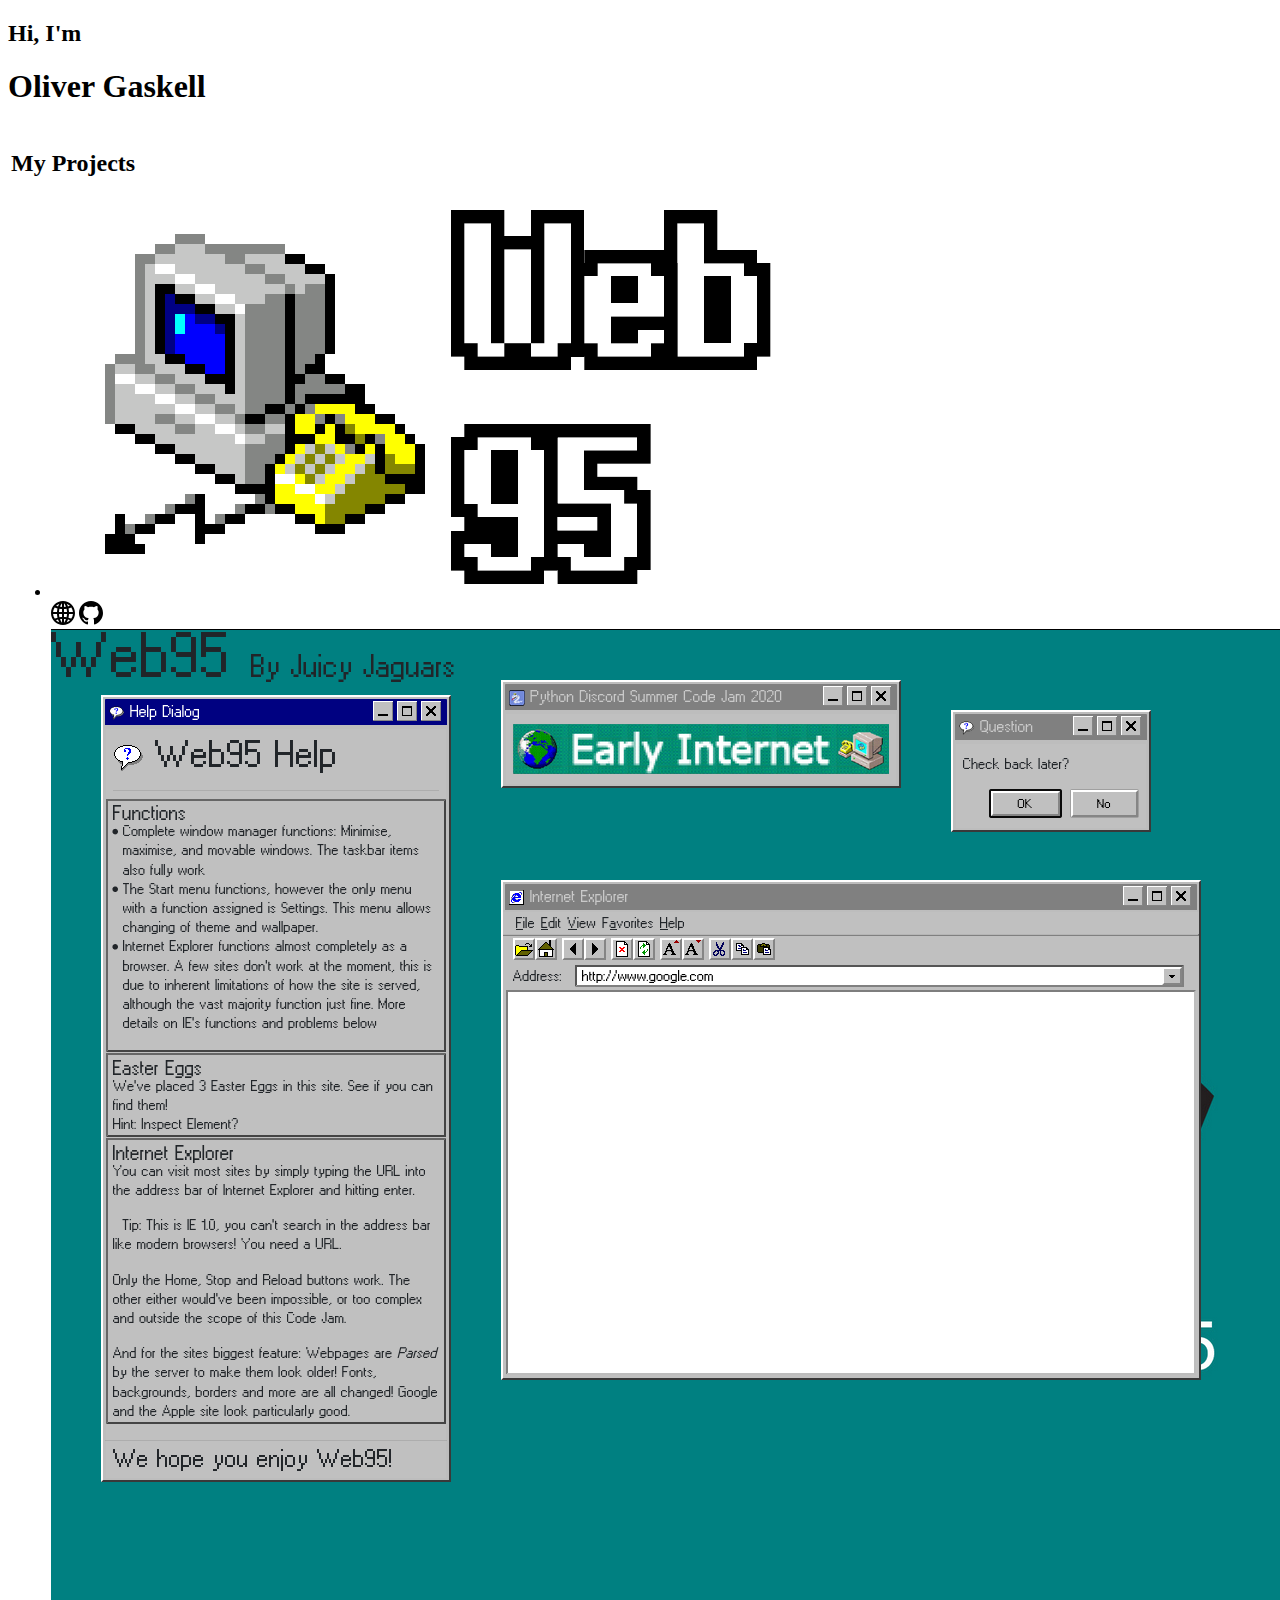
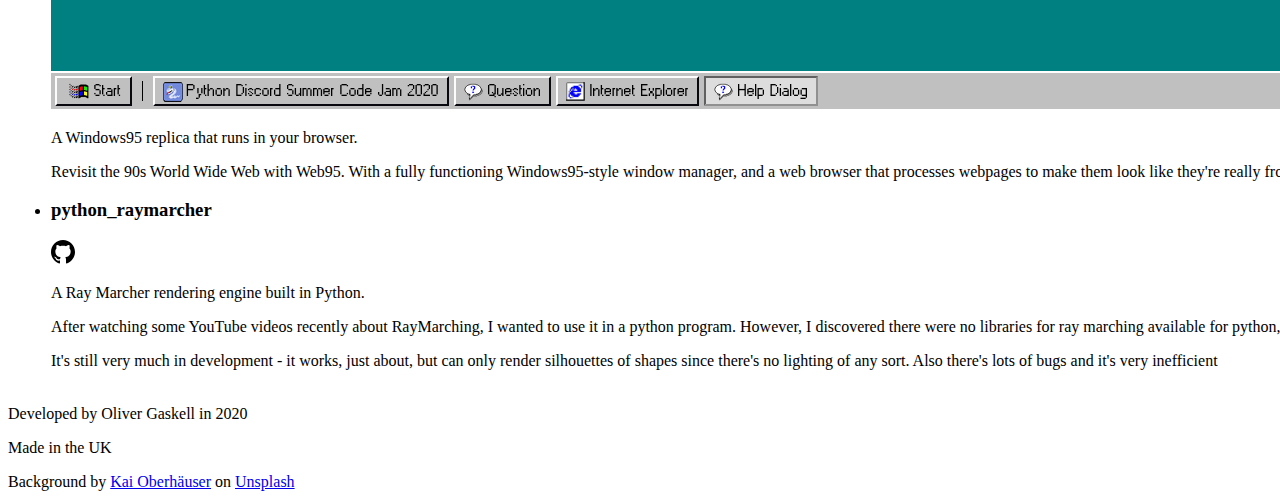
<file: index.html>
<!DOCTYPE html>

<html>
    <head>
        <link rel="stylesheet" type="text/css" href="main.css">

        <title>Oliver Gaskell's Site</title>
    </head>

    <body>
        <div class="content-tile">
            <h2 class="pre-title">Hi, I'm</h2>
            <h1 class="main-title">Oliver Gaskell</h1>
        </div>
        <!-- <hr class="title-underline"> -->


        <table class="main-content-table">
            <tr class="main-content-row">
                <td class="main-content-section">
                    <div class="content-tile" style="float:left">
                        <h2 class="section-title">My Projects</h2>

                        <ul class="tile-grid">
                            <li class="tile-container">
                                <div class="tile">
                                    <img class="tile-logo" src="images/web95logo.png">

                                    <div class="tile-links">
                                        <a class="tile-link" href="http://web95.gaskell.tech"><img src="images/website.svg"></a>
                                        <a class="tile-link" href="https://github.com/juicy-jaguars/summer-code-jam-2020"><img src="images/github2.svg"></a>
                                    </div>

                                    <img class="tile-demo" src="images/web95.png">

                                    <p>A Windows95 replica that runs in your browser.</p>
                                    <p>Revisit the 90s World Wide Web with Web95. With a fully functioning Windows95-style window manager, and a web browser that processes webpages to make them look like they're really from '95, Web95 will take you back.</p>
                                </div>
                            </li>

                            <li class="tile-container">
                                <div class="tile">
                                    <h3>python_raymarcher</h3>

                                    <div class="tile-links">
                                        <!-- <a class="tile-link" href="http://web95.gaskell.tech"><img src="images/website.svg"></a> -->
                                        <a class="tile-link" href="https://github.com/ogaskell/python-raymarcher"><img src="images/github2.svg"></a>
                                    </div>

                                    <p>A Ray Marcher rendering engine built in Python.</p>
                                    <p>After watching some YouTube videos recently about RayMarching, I wanted to use it in a python program. However, I discovered there were no libraries for ray marching available for python, so I decided to write this!</p>
                                    <p>It's still very much in development - it works, just about, but can only render silhouettes of shapes since there's no lighting of any sort. Also there's lots of bugs and it's very inefficient</p>
                                </div>
                            </li>
                        </ul>
                    </div>
                </td>

                <td id="links" class="main-content-section">
                    <div class="content-tile">
                        <h2 class="section-title">Links</h2>

                        <table id="links-table">
                            <tr>
                                <td><img src="images/twitter.svg"></td>
                                <td><a href="https://twitter.com/ogaskell04">Twitter</a></td>
                            </tr>

                            <tr>
                                <td><img src="images/github.svg"></td>
                                <td><a href="https://github.com/ogaskell">GitHub</a></td>
                            </tr>
                        </table>
                    </div>
                </td>
            </tr>
        </table>

        <div class="page-footer content-tile">
            <p>Developed by Oliver Gaskell in 2020</p>
            <p>Made in the UK</p>
            <span>Background by <a href="https://unsplash.com/@memoryonsounds?utm_source=unsplash&amp;utm_medium=referral&amp;utm_content=creditCopyText">Kai Oberh&auml;user</a> on <a href="https://unsplash.com/?utm_source=unsplash&amp;utm_medium=referral&amp;utm_content=creditCopyText">Unsplash</a></span>
        </div>
    </body>
</html>
</file>
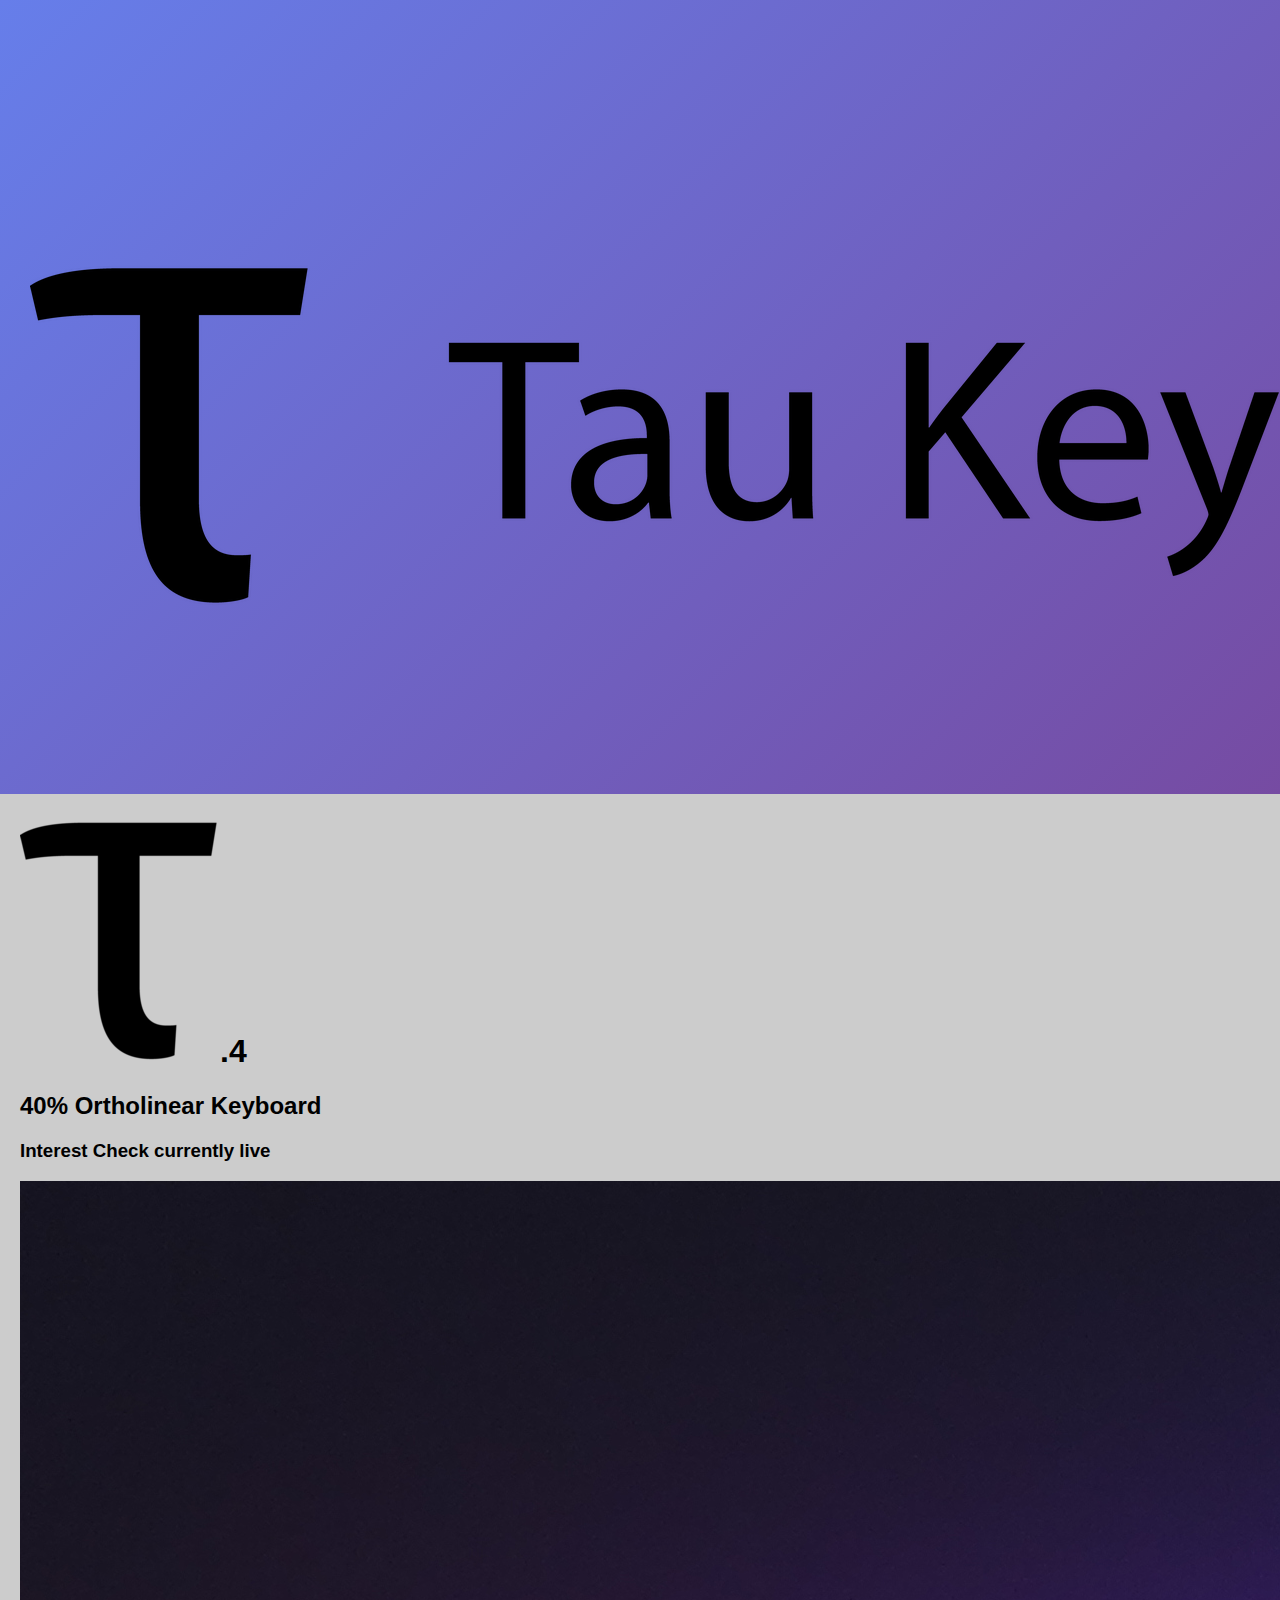
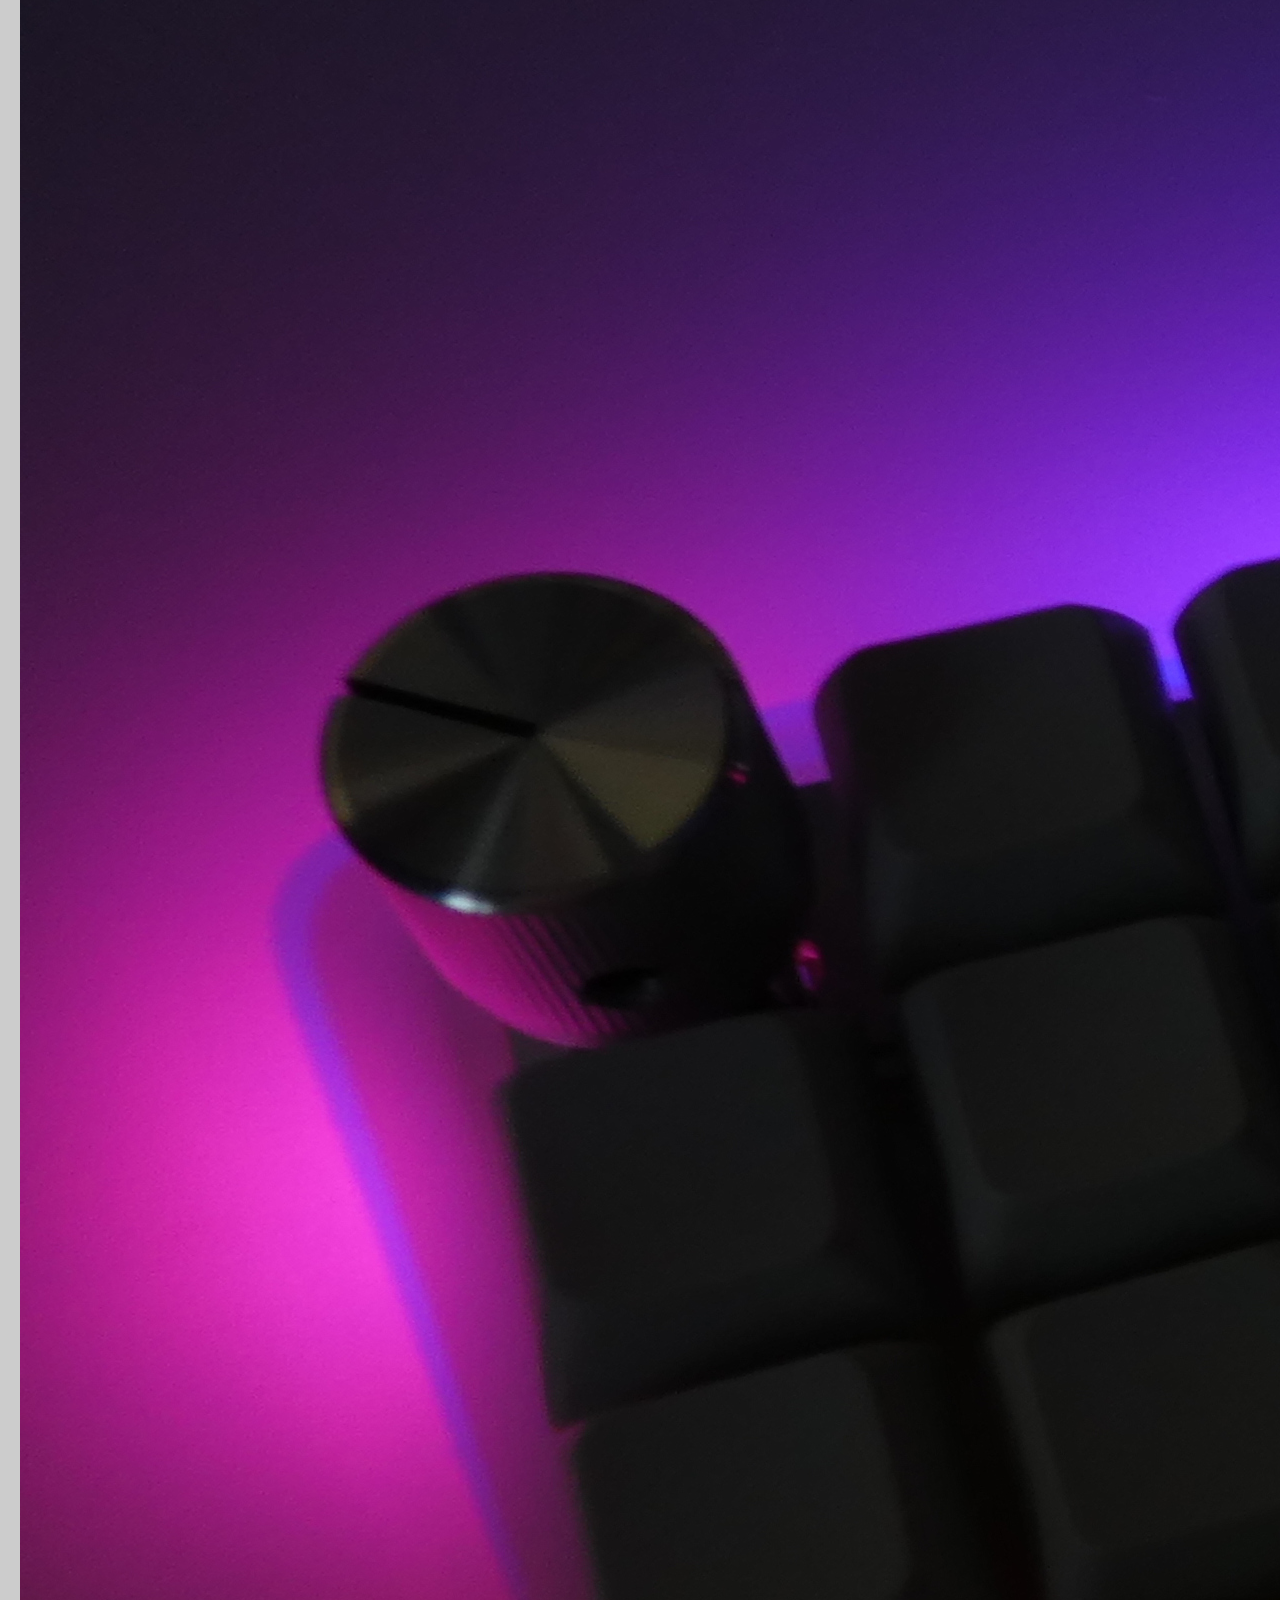
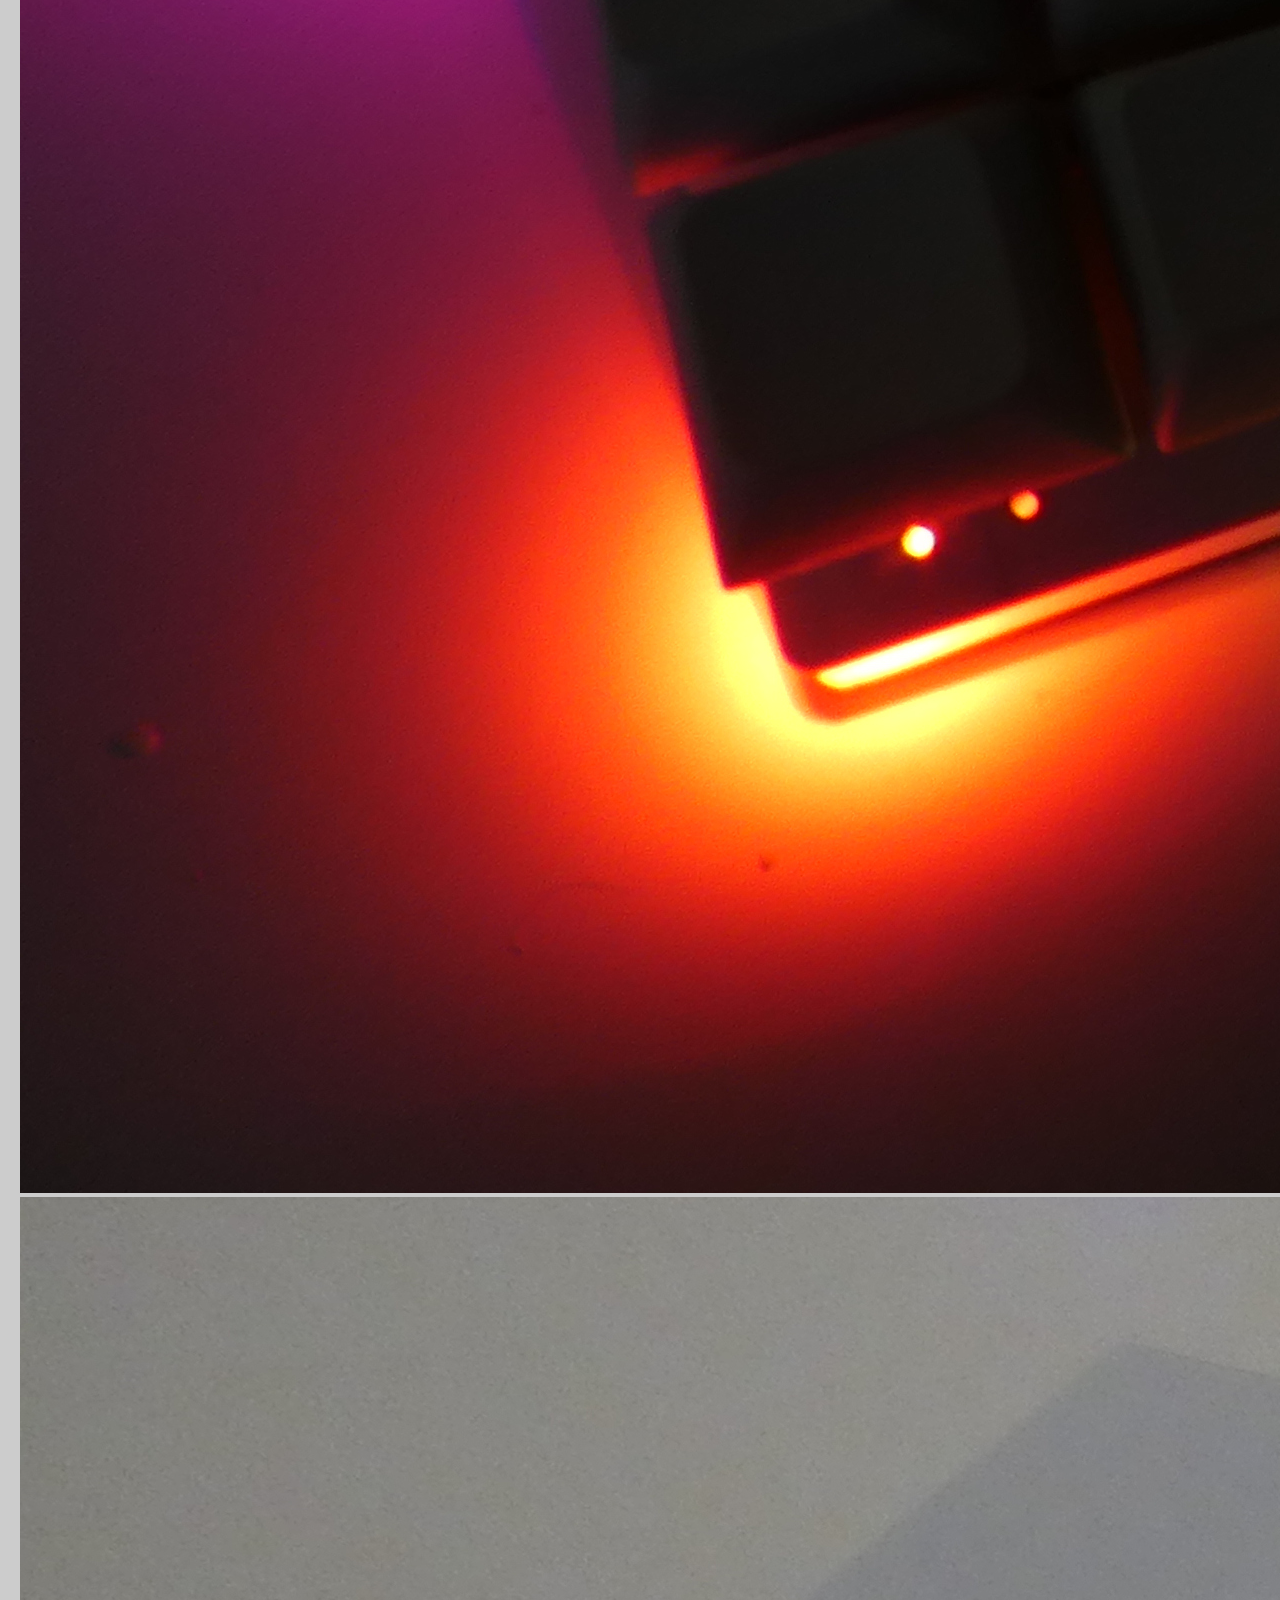
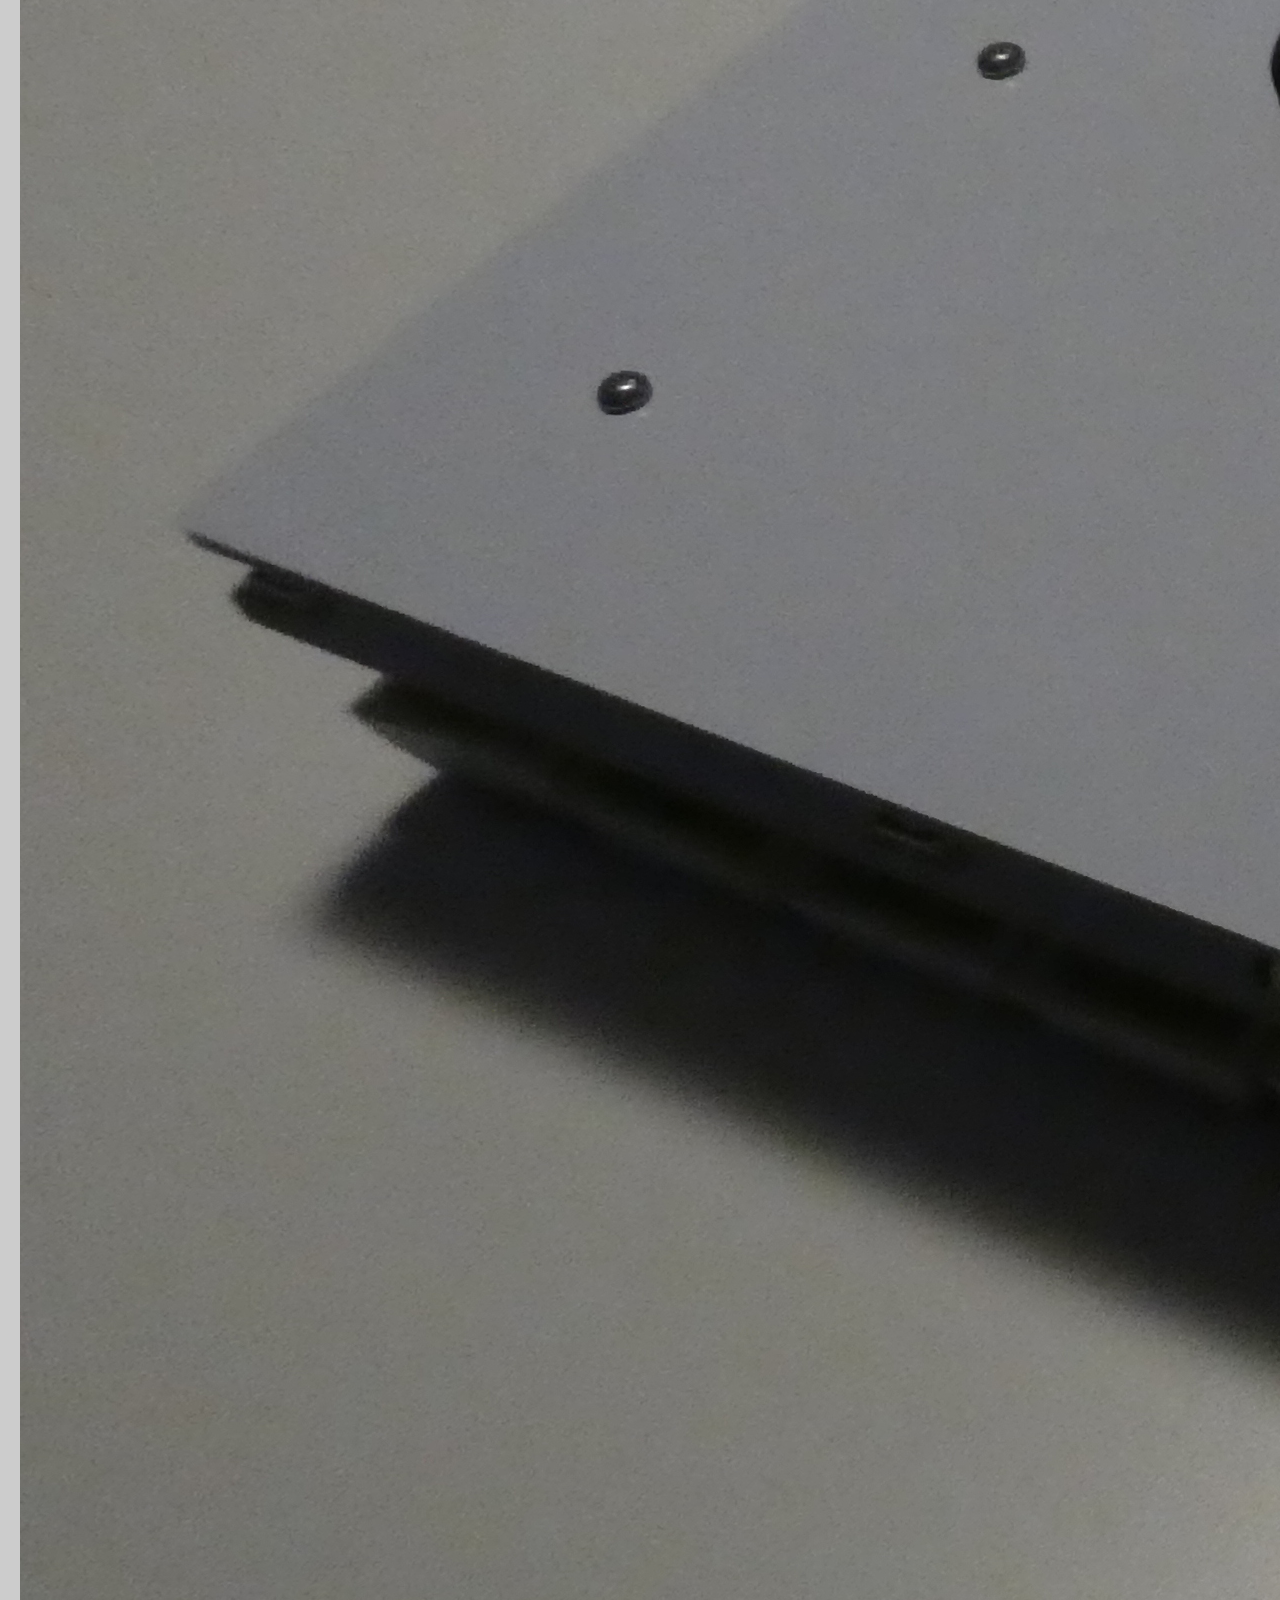
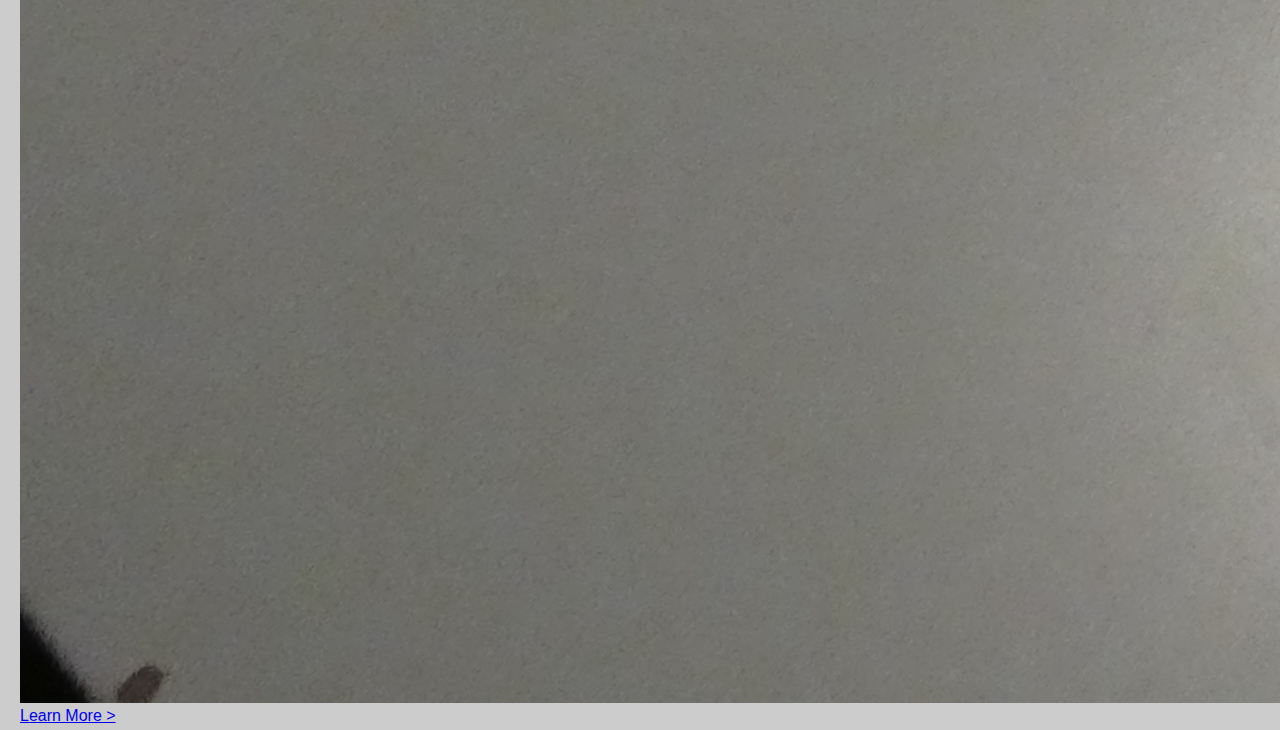
<file: tau/index.html>
<!DOCTYPE html>

<html>
    <head>
        <title>Tau Keyboards | Home</title>
        <link rel="stylesheet" type="text/css" href="main.css">
        <link rel="shortcut icon" href="images/TauLogo.png">

        <meta charset="utf-8">
    </head>

    <body>
        <div class="header">
            <!-- <h1 class="tau">τ</h1>
            <h1>Tau Keyboards</h1> -->

            <img class="headerlogo" src="images/textlogo.png">
        </div>

        <div class="content">
            <div class="tile" id="tau4">
                <h1 class="tile-header"><img class="tauchar" src="images/TauLogo.png">.4</h1>
                <h2 class="tile-header-right">40% Ortholinear Keyboard</h2>
                <h3 class="tile-subheader">Interest Check currently live</h3>

                <div class="tile-gallery">
                    <div class="tile-gallery-container">
                        <img src="images/tau4.jpg">
                        <img src="images/tau4back.jpg">
                    </div>
                </div>

                <div class="tile-footer">
                    <a class="learn-more" href="four.html">Learn More ></a>
                </div>
            </div>
        </div>
    </body>
</html>
</file>
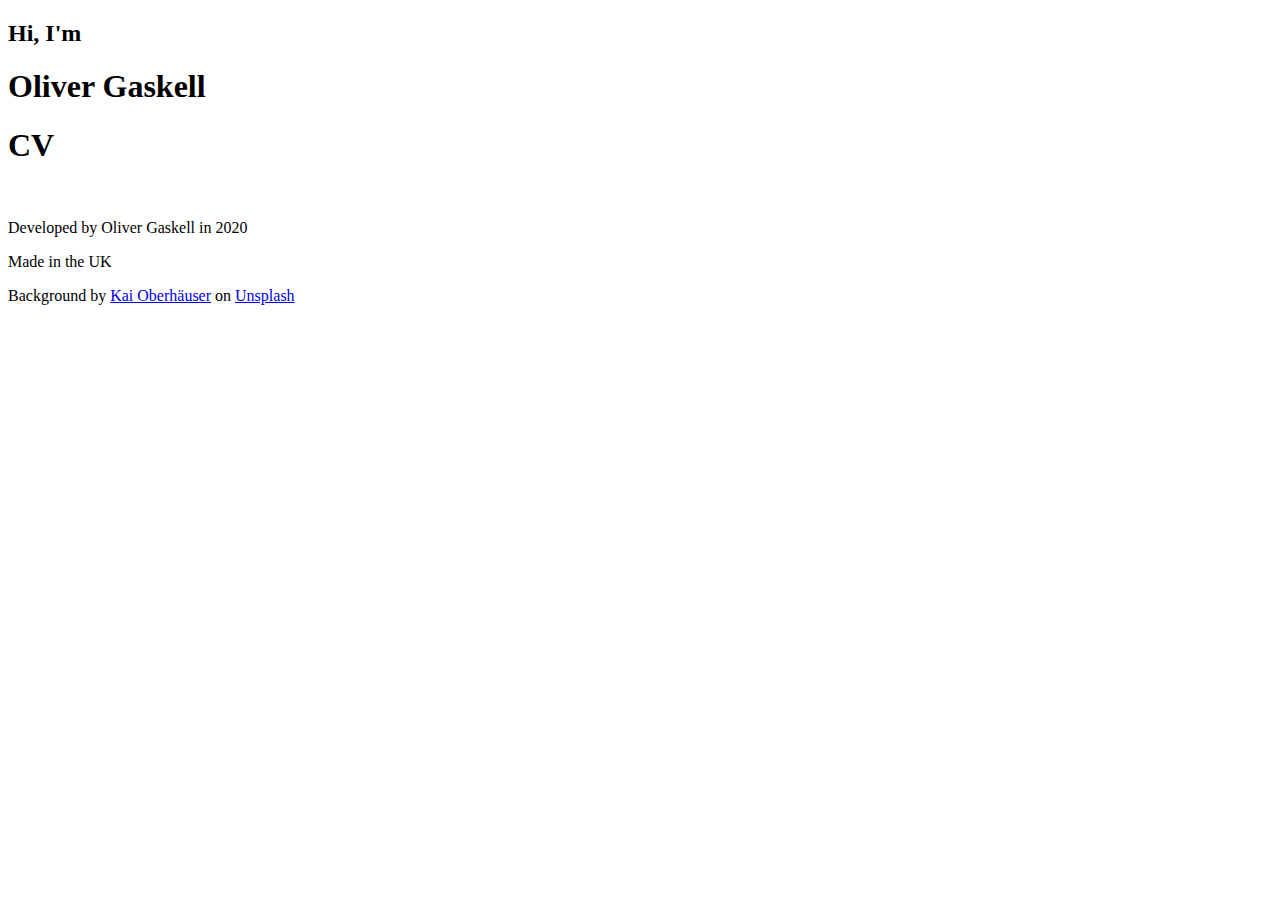
<file: cv.html>
<!DOCTYPE html>

<html>
    <head>
        <link rel="stylesheet" type="text/css" href="main.css">

        <title>Oliver Gaskell's Site</title>
    </head>

    <body>
        <div class="content-tile content-row main-title-tile" style="width: calc(90% - 100px);">
            <div class="main-title-tile-child">
                <h2 class="pre-title">Hi, I'm</h2>
                <h1 class="main-title">Oliver Gaskell</h1>
            </div>
        </div>
        <div class="content-tile content-row main-title-tile" style="width: 10%;">
            <div class="main-title-tile-child">
                <h1 class="subtitle">CV</h1>
            </div>
        </div>
        <!-- <hr class="title-underline"> -->
        <br class="content-row-break">

        <!-- Content -->

        <div class="page-footer content-tile">
            <p>Developed by Oliver Gaskell in 2020</p>
            <p>Made in the UK</p>
            <span>Background by <a href="https://unsplash.com/@memoryonsounds?utm_source=unsplash&amp;utm_medium=referral&amp;utm_content=creditCopyText">Kai Oberh&auml;user</a> on <a href="https://unsplash.com/?utm_source=unsplash&amp;utm_medium=referral&amp;utm_content=creditCopyText">Unsplash</a></span>
        </div>
    </body>
</html>
</file>
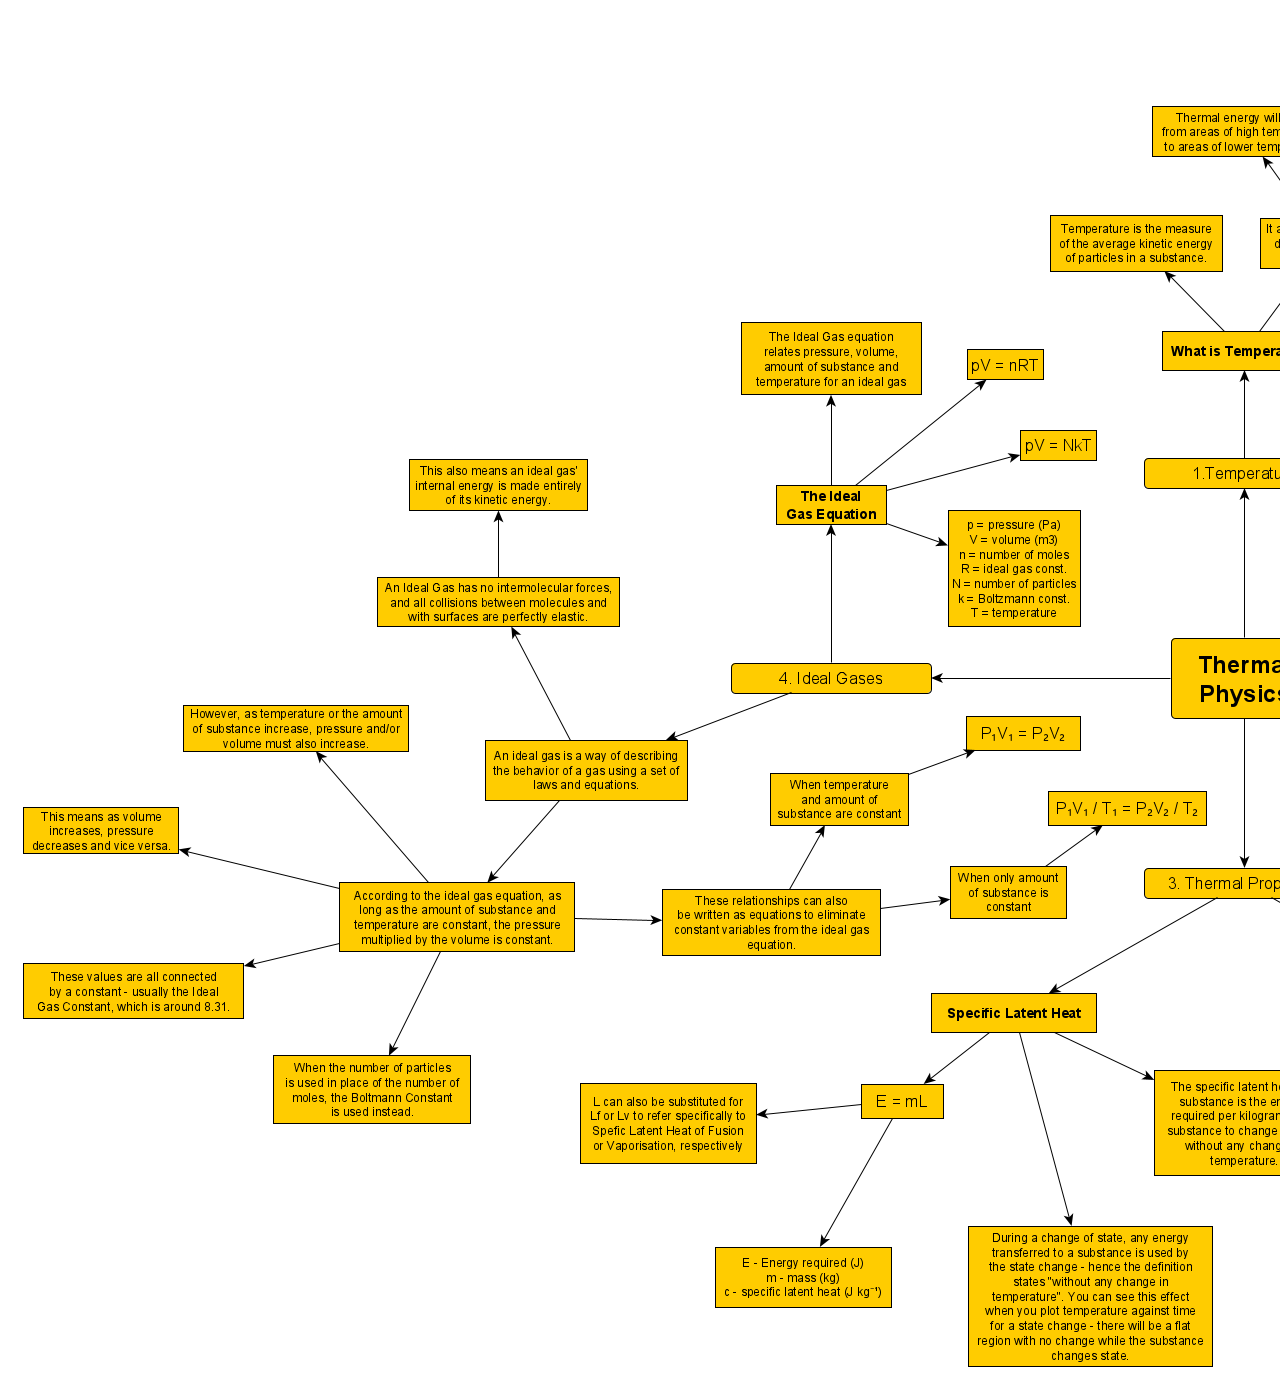
<file: physics51mindmap.html>
<!DOCTYPE html>
<html>
<head><title>Thermal Physics Homework</title>
<style type="text/css">
.tooltip {
  font-size:10pt;
  background-color:#FFFFCC;
  border:1px solid black;
  padding:2px
}
</style>
<style type="text/css">
.tooltip {
  position:absolute;
  display:none
}
</style>
</head>
<body>

<script type="text/javascript">
tooltip = null;
document.onmousemove = updateTooltip;
function updateTooltip(e) {
try {
if (document.all) {
if (document.documentElement && document.documentElement.scrollTop) { // Explorer 6 Strict
x = document.documentElement.scrollLeft + window.event.x;
y = document.documentElement.scrollTop + window.event.y;
}
else { // all other Explorers
x = document.body.scrollLeft + window.event.x;
y = document.body.scrollTop + window.event.y;
}
}
else {
x = e.pageX;
y = e.pageY;
}
if (tooltip != null) {
o = 20;
var sx, sy;
if (self.pageYOffset) { // all except Explorer
sx = self.pageXOffset;
sy = self.pageYOffset;
}
else if (document.documentElement && document.documentElement.scrollTop) { // Explorer 6 Strict
sx = document.documentElement.scrollLeft;
sy = document.documentElement.scrollTop;
}
else if (document.body) { // all other Explorers
sx = document.body.scrollLeft;
sy = document.body.scrollTop;
}
t = y + o + tooltip.offsetHeight;
w = sy + document.body.clientHeight;
if (t > w) {
y = y - o - tooltip.offsetHeight;
}
else {
y = y + o;
}
t = x + o + tooltip.offsetWidth;
w = sx + document.body.clientWidth;
if (t > w) {
x = x - o - tooltip.offsetWidth;
}
else {
x = x + o;
}
if ((tooltip.style.top == '' || tooltip.style.top == 0) && (tooltip.style.left == '' || tooltip.style.left == 0))
{
tooltip.style.width = tooltip.offsetWidth + 'px';
tooltip.style.height = tooltip.offsetHeight + 'px';
}
tooltip.style.left = x + "px";
tooltip.style.top = y + "px";
}
} catch (error) { error = null; }
}
function showTooltip(id) {
try {
tooltip = document.getElementById(id);
tooltip.style.display = "block";
} catch (error) { error = null; }
}
function hideTooltip() {
try {
tooltip.style.display = "none";
} catch (error) { error = null; }
}
</script>

<div class="tooltip" id="n0">Thermal<br>Physics</div>
<div class="tooltip" id="n1">1.Temperature</div>
<div class="tooltip" id="n2">2. Solid, Liquid and Gas</div>
<div class="tooltip" id="n3">3. Thermal Properties</div>
<div class="tooltip" id="n4">4. Ideal Gases</div>
<div class="tooltip" id="n5">The Ideal<br>Gas Equation</div>
<div class="tooltip" id="n6">pV = nRT</div>
<div class="tooltip" id="n7">pV = NkT</div>
<div class="tooltip" id="n8">The Ideal Gas equation<br>relates pressure, volume,<br>amount of substance and<br>temperature for an ideal gas</div>
<div class="tooltip" id="n9">p = pressure (Pa)<br>V = volume (m3)<br>n = number of moles<br>R = ideal gas const.<br>N = number of particles<br>k = Boltzmann const.<br>T = temperature</div>
<div class="tooltip" id="n10">What is Temperature?</div>
<div class="tooltip" id="n11">Temperature is the measure<br>of the average kinetic energy<br>of particles in a substance.</div>
<div class="tooltip" id="n12">It also determines the <br>direction of thermal<br>energy transfer.</div>
<div class="tooltip" id="n13">Thermal energy will move<br>from areas of high temperature<br>to areas of lower temperature.</div>
<div class="tooltip" id="n14">Temperature Scales</div>
<div class="tooltip" id="n15">There are 3 main scales<br>and units for temperature</div>
<div class="tooltip" id="n16">Celcius</div>
<div class="tooltip" id="n17">Celcius is the most widely<br>used temperature scale and<br>is part of the standard system<br>of units in most metric countries.<br><br>It is defined by the boiling point<br>of water (100�C) and it's melting<br>point (0�C)</div>
<div class="tooltip" id="n18">Kelvin</div>
<div class="tooltip" id="n19">Fahrenheit</div>
<div class="tooltip" id="n20">The Kelvin scale is used<br>by the SI system of units,<br>and while it uses the same<br>increments as celcius (an <br>increase of 1�C = an increase<br>of 1K), 0 Kelvin is defined as <br>absolute zero, so 0K = 273�C.<br><br>This makes it an absolute scale,<br>like all other SI units</div>
<div class="tooltip" id="n21">Fahrenheit is the imperial temperature<br>scale, and as such is mainly used in <br>North America. <br><br>It defines 0�F as the freezing point of <br>ammonium chloride brine, and 96�F<br>as the temperature of the human body.</div>
<div class="tooltip" id="n22">The Kinetic Model</div>
<div class="tooltip" id="n23">The Kinetic Model Decribes the<br>makeup of substances based on<br>atoms/molecules, and the different<br>ways they are arranged based on<br>their state.</div>
<div class="tooltip" id="n24">Gas</div>
<div class="tooltip" id="n25">Liquid</div>
<div class="tooltip" id="n26">Solid</div>
<div class="tooltip" id="n27">In a liquid, while the particles are<br>closely packed they are free to<br>move over each other within the<br>substance. This gives liquids their<br>viscosity, and creates surface tension<br>allowing them to form droplets among<br>other things.</div>
<div class="tooltip" id="n28">In a solid, particles are closely packed<br>into a fixed lattice-like structure. While<br>this structure can depend on the substance,<br>with some substances forming different<br>lattices the concept is largely the same. The<br>particles also vibrate in place, giving the solid<br>its temperature</div>
<div class="tooltip" id="n29">In a gas, particles are far apart<br>and have almost to intermolecular<br>forces, which also causes them to<br>be able to move around at high speed,<br>creating gas pressure. The spacing of<br>the particles also gives gases their<br>very low density and high volume.</div>
<div class="tooltip" id="n30">Brownian Motion</div>
<div class="tooltip" id="n31">Brownian Motion is the name given to the<br>phonomenon in which something suspended<br>in a fluid (liquid or gas) moves around seemingly<br>randomly, constantly changing direction. This<br>mainly occurs to very small, light particles eg pollen<br>or smoke particles.</div>
<div class="tooltip" id="n32">This is caused by the constant collisions<br>with the particles of the fluid which are<br>constantly moving around in all directions.</div>
<div class="tooltip" id="n33">The Kinetic Model also describes<br>why temperature cannot go below<br>0 Kelvin, or Absolute Zero.<br><br>At Absolute Zero, a substance has<br>no Kinetic Energy and as such the<br>pareticles will stop moving<br>completely, and the temperature<br>cannot be lowered any further.</div>
<div class="tooltip" id="n34">Specific Heat Capacity</div>
<div class="tooltip" id="n35">Specific Heat Capacity is the measure of<br>the amount of energy necessary to raise<br>the temperature of a certain mass of<br>substance by a certain amount. In the SI<br>system, this is 1kg by 1 Kelvin.</div>
<div class="tooltip" id="n36">?E = mc?T</div>
<div class="tooltip" id="n37">?T may be substituted for<br>?? if Celcius is used in<br>place of Kelvin.</div>
<div class="tooltip" id="n38">?E - change in Energy (J)<br>m - mass (kg)<br>c - specific heat capactity (J kg?� K?�)<br>?T - change in Temperature (K)</div>
<div class="tooltip" id="n39">Specific Latent Heat</div>
<div class="tooltip" id="n40">The specific latent heat of a<br>substance is the energy <br>required per kilogram of the<br>substance to change its state<br>without any change in <br>temperature.</div>
<div class="tooltip" id="n41">Specific Latent Heat of Fusion<br>refers to the energy required<br>for a change from solid to liquid.</div>
<div class="tooltip" id="n42">Specific Latent Heat of Vaporisation<br>refers to the energy required<br>for a change from solid to liquid.</div>
<div class="tooltip" id="n43">E = mL</div>
<div class="tooltip" id="n44">E - Energy required (J)<br>m - mass (kg)<br>c - specific latent heat (J kg?�)</div>
<div class="tooltip" id="n45">L can also be substituted for<br>Lf or Lv to refer specifically to<br>Spefic Latent Heat of Fusion<br>or Vaporisation, respectively</div>
<div class="tooltip" id="n46">During a change of state, any energy<br>transferred to a substance is used by<br>the state change - hence the definition<br>states "without any change in<br>temperature". You can see this effect<br>when you plot temperature against time<br>for a state change - there will be a flat<br>region with no change while the substance<br>changes state.</div>
<div class="tooltip" id="n47">An ideal gas is a way of describing<br>the behavior of a gas using a set of<br>laws and equations.</div>
<div class="tooltip" id="n48">An Ideal Gas has no intermolecular forces,<br>and all collisions between molecules and<br>with surfaces are perfectly elastic.</div>
<div class="tooltip" id="n49">This also means an ideal gas'<br>internal energy is made entirely<br>of its kinetic energy.</div>
<div class="tooltip" id="n50">According to the ideal gas equation, as<br>long as the amount of substance and<br>temperature are constant, the pressure<br>multiplied by the volume is constant.</div>
<div class="tooltip" id="n51">This means as volume<br>increases, pressure<br>decreases and vice versa.</div>
<div class="tooltip" id="n52">However, as temperature or the amount<br>of substance increase, pressure and/or<br>volume must also increase.</div>
<div class="tooltip" id="n53">These values are all connected<br>by a constant - usually the Ideal<br>Gas Constant, which is around 8.31.</div>
<div class="tooltip" id="n54">When the number of particles<br>is used in place of the number of<br>moles, the Boltmann Constant<br>is used instead.</div>
<div class="tooltip" id="n55">These relationships can also<br>be written as equations to eliminate<br>constant variables from the ideal gas<br>equation.</div>
<div class="tooltip" id="n56">When temperature<br>and amount of<br>substance are constant</div>
<div class="tooltip" id="n57">When only amount<br>of substance is<br>constant</div>
<div class="tooltip" id="n58">P?V? = P?V?</div>
<div class="tooltip" id="n59">P?V? / T? = P?V? / T?</div>

<map name="image1_1">
  <area shape="rect" coords="1040,783,1198,817" alt="" onmouseover="showTooltip('n59')" onmouseout="hideTooltip()"/>
  <area shape="rect" coords="958,708,1072,742" alt="" onmouseover="showTooltip('n58')" onmouseout="hideTooltip()"/>
  <area shape="rect" coords="942,858,1058,910" alt="" onmouseover="showTooltip('n57')" onmouseout="hideTooltip()"/>
  <area shape="rect" coords="762,765,900,817" alt="" onmouseover="showTooltip('n56')" onmouseout="hideTooltip()"/>
  <area shape="rect" coords="654,880,872,946" alt="" onmouseover="showTooltip('n55')" onmouseout="hideTooltip()"/>
  <area shape="rect" coords="265,1047,462,1115" alt="" onmouseover="showTooltip('n54')" onmouseout="hideTooltip()"/>
  <area shape="rect" coords="15,955,235,1010" alt="" onmouseover="showTooltip('n53')" onmouseout="hideTooltip()"/>
  <area shape="rect" coords="175,697,400,743" alt="" onmouseover="showTooltip('n52')" onmouseout="hideTooltip()"/>
  <area shape="rect" coords="15,799,170,845" alt="" onmouseover="showTooltip('n51')" onmouseout="hideTooltip()"/>
  <area shape="rect" coords="331,874,566,943" alt="" onmouseover="showTooltip('n50')" onmouseout="hideTooltip()"/>
  <area shape="rect" coords="401,451,579,502" alt="" onmouseover="showTooltip('n49')" onmouseout="hideTooltip()"/>
  <area shape="rect" coords="369,569,611,618" alt="" onmouseover="showTooltip('n48')" onmouseout="hideTooltip()"/>
  <area shape="rect" coords="477,732,679,792" alt="" onmouseover="showTooltip('n47')" onmouseout="hideTooltip()"/>
  <area shape="rect" coords="960,1218,1204,1358" alt="" onmouseover="showTooltip('n46')" onmouseout="hideTooltip()"/>
  <area shape="rect" coords="572,1075,748,1155" alt="" onmouseover="showTooltip('n45')" onmouseout="hideTooltip()"/>
  <area shape="rect" coords="707,1239,883,1299" alt="" onmouseover="showTooltip('n44')" onmouseout="hideTooltip()"/>
  <area shape="rect" coords="852,1076,935,1110" alt="" onmouseover="showTooltip('n43')" onmouseout="hideTooltip()"/>
  <area shape="rect" coords="1282,1260,1498,1316" alt="" onmouseover="showTooltip('n42')" onmouseout="hideTooltip()"/>
  <area shape="rect" coords="1416,1118,1604,1174" alt="" onmouseover="showTooltip('n41')" onmouseout="hideTooltip()"/>
  <area shape="rect" coords="1146,1062,1326,1167" alt="" onmouseover="showTooltip('n40')" onmouseout="hideTooltip()"/>
  <area shape="rect" coords="923,985,1088,1024" alt="" onmouseover="showTooltip('n39')" onmouseout="hideTooltip()"/>
  <area shape="rect" coords="1728,1136,1936,1214" alt="" onmouseover="showTooltip('n38')" onmouseout="hideTooltip()"/>
  <area shape="rect" coords="1752,979,1898,1031" alt="" onmouseover="showTooltip('n37')" onmouseout="hideTooltip()"/>
  <area shape="rect" coords="1579,1054,1693,1088" alt="" onmouseover="showTooltip('n36')" onmouseout="hideTooltip()"/>
  <area shape="rect" coords="1411,830,1645,920" alt="" onmouseover="showTooltip('n35')" onmouseout="hideTooltip()"/>
  <area shape="rect" coords="1384,985,1549,1024" alt="" onmouseover="showTooltip('n34')" onmouseout="hideTooltip()"/>
  <area shape="rect" coords="1657,378,1863,524" alt="" onmouseover="showTooltip('n33')" onmouseout="hideTooltip()"/>
  <area shape="rect" coords="1721,860,1971,918" alt="" onmouseover="showTooltip('n32')" onmouseout="hideTooltip()"/>
  <area shape="rect" coords="1881,718,2161,824" alt="" onmouseover="showTooltip('n31')" onmouseout="hideTooltip()"/>
  <area shape="rect" coords="1585,735,1750,774" alt="" onmouseover="showTooltip('n30')" onmouseout="hideTooltip()"/>
  <area shape="rect" coords="2190,652,2408,760" alt="" onmouseover="showTooltip('n29')" onmouseout="hideTooltip()"/>
  <area shape="rect" coords="2267,519,2525,627" alt="" onmouseover="showTooltip('n28')" onmouseout="hideTooltip()"/>
  <area shape="rect" coords="2189,386,2395,494" alt="" onmouseover="showTooltip('n27')" onmouseout="hideTooltip()"/>
  <area shape="rect" coords="2132,558,2202,588" alt="" onmouseover="showTooltip('n26')" onmouseout="hideTooltip()"/>
  <area shape="rect" coords="2002,458,2072,488" alt="" onmouseover="showTooltip('n25')" onmouseout="hideTooltip()"/>
  <area shape="rect" coords="2002,658,2072,688" alt="" onmouseover="showTooltip('n24')" onmouseout="hideTooltip()"/>
  <area shape="rect" coords="1379,501,1585,593" alt="" onmouseover="showTooltip('n23')" onmouseout="hideTooltip()"/>
  <area shape="rect" coords="1869,554,2034,593" alt="" onmouseover="showTooltip('n22')" onmouseout="hideTooltip()"/>
  <area shape="rect" coords="1886,265,2118,393" alt="" onmouseover="showTooltip('n21')" onmouseout="hideTooltip()"/>
  <area shape="rect" coords="1794,15,1982,179" alt="" onmouseover="showTooltip('n20')" onmouseout="hideTooltip()"/>
  <area shape="rect" coords="1716,314,1786,344" alt="" onmouseover="showTooltip('n19')" onmouseout="hideTooltip()"/>
  <area shape="rect" coords="1680,220,1750,250" alt="" onmouseover="showTooltip('n18')" onmouseout="hideTooltip()"/>
  <area shape="rect" coords="1463,31,1659,163" alt="" onmouseover="showTooltip('n17')" onmouseout="hideTooltip()"/>
  <area shape="rect" coords="1526,220,1596,250" alt="" onmouseover="showTooltip('n16')" onmouseout="hideTooltip()"/>
  <area shape="rect" coords="1482,307,1640,351" alt="" onmouseover="showTooltip('n15')" onmouseout="hideTooltip()"/>
  <area shape="rect" coords="1379,370,1544,409" alt="" onmouseover="showTooltip('n14')" onmouseout="hideTooltip()"/>
  <area shape="rect" coords="1144,98,1328,148" alt="" onmouseover="showTooltip('n13')" onmouseout="hideTooltip()"/>
  <area shape="rect" coords="1252,210,1382,260" alt="" onmouseover="showTooltip('n12')" onmouseout="hideTooltip()"/>
  <area shape="rect" coords="1042,207,1214,263" alt="" onmouseover="showTooltip('n11')" onmouseout="hideTooltip()"/>
  <area shape="rect" coords="1154,323,1318,362" alt="" onmouseover="showTooltip('n10')" onmouseout="hideTooltip()"/>
  <area shape="rect" coords="940,502,1072,618" alt="" onmouseover="showTooltip('n9')" onmouseout="hideTooltip()"/>
  <area shape="rect" coords="733,314,913,386" alt="" onmouseover="showTooltip('n8')" onmouseout="hideTooltip()"/>
  <area shape="rect" coords="1012,422,1088,452" alt="" onmouseover="showTooltip('n7')" onmouseout="hideTooltip()"/>
  <area shape="rect" coords="959,341,1035,371" alt="" onmouseover="showTooltip('n6')" onmouseout="hideTooltip()"/>
  <area shape="rect" coords="768,477,878,516" alt="" onmouseover="showTooltip('n5')" onmouseout="hideTooltip()"/>
  <area shape="rect" coords="723,655,923,685" alt="" onmouseover="showTooltip('n4')" onmouseout="hideTooltip()"/>
  <area shape="rect" coords="1136,860,1336,890" alt="" onmouseover="showTooltip('n3')" onmouseout="hideTooltip()"/>
  <area shape="rect" coords="1550,655,1750,685" alt="" onmouseover="showTooltip('n2')" onmouseout="hideTooltip()"/>
  <area shape="rect" coords="1136,450,1336,480" alt="" onmouseover="showTooltip('n1')" onmouseout="hideTooltip()"/>
  <area shape="rect" coords="1163,630,1310,710" alt="" onmouseover="showTooltip('n0')" onmouseout="hideTooltip()"/>
</map>


    <table class="yimagetable" cellspacing="0" cellpadding="0" border="0">
      <tr>
        <td><img class="yimage" src="thermal%20phys1_1.png" usemap="#image1_1" border="0" alt=""/></td>
      </tr>
    </table>

</body>
</html>
</file>
<file: main.css>

</file>
<file: tau/main.css>
:root { /* This is where I will define global variables, eg background, text colour etc. */
    --colour-header-bg: #667eea;
    --colour-content-bg: #cccccc;

    --colour-text: #000;
    --colour-secondary-text: #888;

    --colour-link: #113;
    --colour-secondary-link: #778;
}

html {
    background-color: var(--colour-content-bg);
    font-family: "Myriad Pro", sans-serif;
}

body {
    padding: 0;
    margin: 0;
}

.header {
    width: calc(100% - 60px);
    padding: 30px;
    margin: 0;
    background: linear-gradient(135deg, rgba(102,126,234,1) 0%, rgba(118,75,162,1) 100%);

    text-align: center;
    display: grid;

    grid-auto-flow: column;
    align-items: center;

    font-size: 1.3em;
}

.header h1 {
    vertical-align: middle;
    text-align: left;
}

.tau {
    font-size: 120px;
    margin: 0 50px 0 0;
    text-align: right !important;
}

.content {
    padding: 5px 20px;
}
</file>
